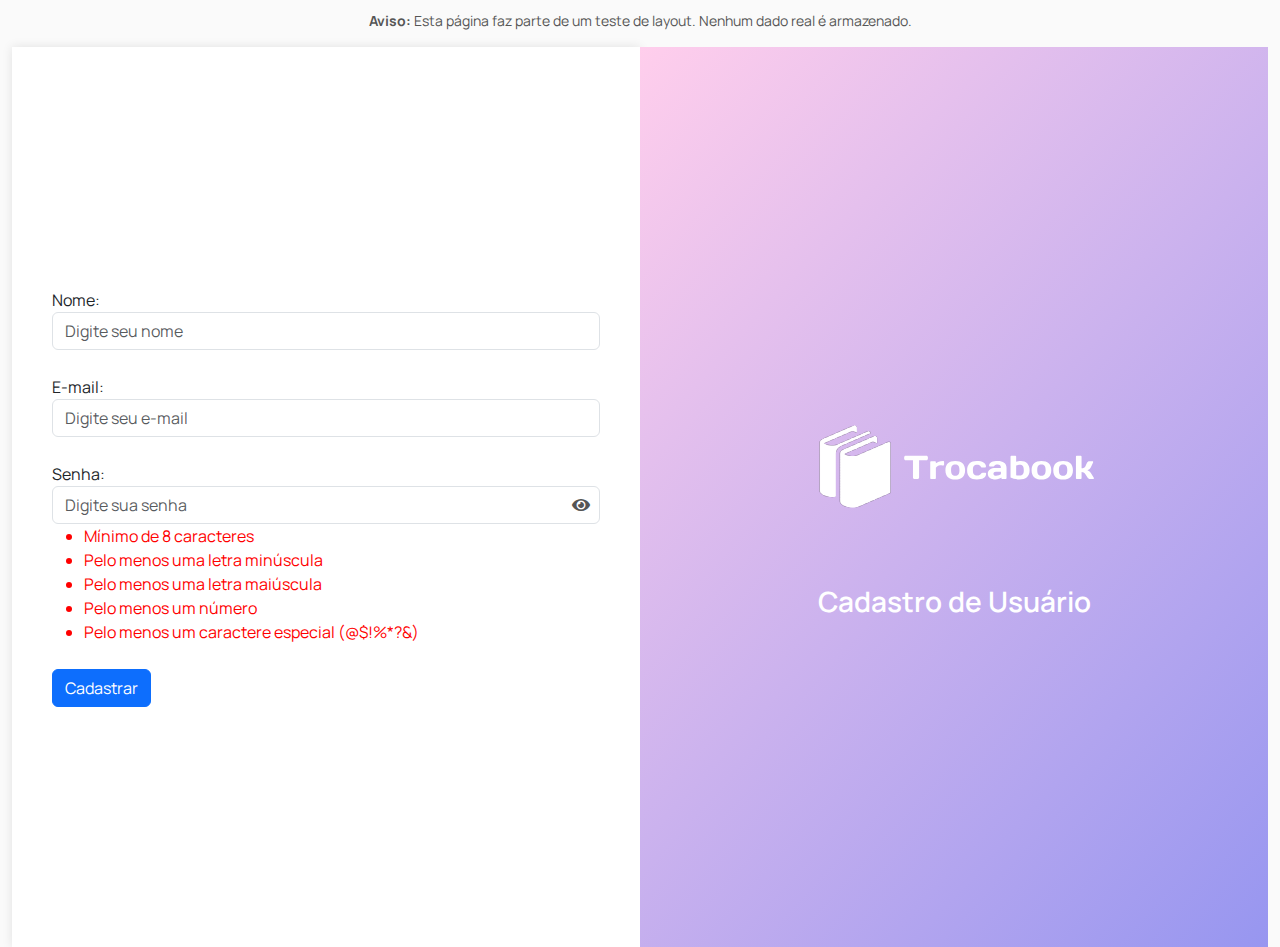
<file: index.html>
<!DOCTYPE html>
<html lang="pt-br">
<head>
    <meta charset="UTF-8">
    <meta name="viewport" content="width=device-width, initial-scale=1.0">
    <title>Cadastro | Trocabook</title>

    <!-- Bootstrap e Font Awesome -->
    <link href="https://cdn.jsdelivr.net/npm/bootstrap@5.3.3/dist/css/bootstrap.min.css" rel="stylesheet">
    <link rel="stylesheet" href="https://cdnjs.cloudflare.com/ajax/libs/font-awesome/5.15.4/css/all.min.css">

    <!-- CSS original -->
    <link rel="stylesheet" href="style.css">
</head>
<body>
  <p style="text-align:center; font-size:14px; color:#555; margin-top:10px;">
  <strong>Aviso:</strong> Esta página faz parte de um teste de layout. Nenhum dado real é armazenado.
</p>

<div class="container">
  <div class="cadastro-wrapper">

    <!-- Lado esquerdo: formulário -->
    <div class="cadastro-form">
      <form id="cadastroForm" method="post" novalidate>
        
        <div class="form-group">
          <label for="nmUsuario">Nome:</label>
          <input type="text" class="form-control" id="nmUsuario" placeholder="Digite seu nome">
          <div id="nmUsuario-error" class="text-danger client-error" style="display: none;"></div>
        </div>

        <div class="form-group">
          <label for="email">E-mail:</label>
          <input type="email" class="form-control" id="email" placeholder="Digite seu e-mail">
          <div id="email-error" class="text-danger client-error" style="display: none;"></div>
        </div>

        

       <div class="form-group">
            <label for="senha">Senha:</label>
            <div class="senha-wrapper">
                <input type="password" class="form-control" id="senha" placeholder="Digite sua senha">
                <i class="fa fa-eye" id="togglePassword"></i>
            </div>

            <!-- Regras da senha -->
            <ul id="passwordRules" class="password-rules">
                <li id="length" class="invalid">Mínimo de 8 caracteres</li>
                <li id="lowercase" class="invalid">Pelo menos uma letra minúscula</li>
                <li id="uppercase" class="invalid">Pelo menos uma letra maiúscula</li>
                <li id="number" class="invalid">Pelo menos um número</li>
                <li id="special" class="invalid">Pelo menos um caractere especial (@$!%*?&)</li>
            </ul>

            <div id="senha-error" class="text-danger client-error" style="display: none;"></div>
        </div>

        





        <button type="submit" class="btn btn-primary">Cadastrar</button>
      </form>
    </div>

    <!-- Lado direito: logo e faixa -->
    <div class="cadastro-banner">
      <a href="/">
        <img src="img/Design sem nome (7).svg" alt="Logo">
      </a>
      <h1>Cadastro de Usuário</h1>
    </div>

  </div>
</div>


<!-- Scripts -->
<script src="https://code.jquery.com/jquery-3.7.1.min.js"></script>
<script src="https://cdn.jsdelivr.net/npm/bootstrap@5.3.3/dist/js/bootstrap.bundle.min.js"></script>

<script>
    // --- Validação das Regras da Senha ---
    function validatePasswordRules(senha) {
        const rules = {
            length: senha.length >= 8,
            lowercase: /[a-z]/.test(senha),
            uppercase: /[A-Z]/.test(senha),
            number: /\d/.test(senha),
            special: /[@$!%*?&]/.test(senha)
        };

        const updateUI = (id, valid) => {
            const el = document.getElementById(id);
            el.classList.toggle('valid', valid);
            el.classList.toggle('invalid', !valid);
        };

        for (const [id, valid] of Object.entries(rules)) updateUI(id, valid);
        return Object.values(rules).every(Boolean);
    }

    // --- Validação Principal ---
    function validateForm() {
        let isValid = true;
        $('.client-error').hide().text('');

        const showError = (id, msg) => {
            $(`#${id}-error`).text(msg).show();
            isValid = false;
        };

        const nome = $('#nmUsuario').val().trim();
        if (!nome) showError('nmUsuario', 'O nome é obrigatório.');

        const email = $('#email').val().trim();
        if (!email) showError('email', 'O e-mail é obrigatório.');
        else if (!/^\S+@\S+\.\S+$/.test(email)) showError('email', 'E-mail inválido.');

        const senha = $('#senha').val();
        if (!senha) showError('senha', 'A senha é obrigatória.');
        else if (!validatePasswordRules(senha)) showError('senha', 'A senha não atende aos critérios.');

        return isValid;
    }

    // --- Interatividade ---
    $(document).ready(function() {
        $('#togglePassword').on('click', function() {
            const field = $('#senha');
            const type = field.attr('type') === 'password' ? 'text' : 'password';
            field.attr('type', type);
            $(this).toggleClass('fa-eye fa-eye-slash');
        });

        $('#cadastroForm').on('submit', function(e) {
            e.preventDefault();
            if (validateForm()) {
              alert('Cadastro enviado com sucesso!')
              window.location.href = "posCadastro.html"
            };
        });

        $('#senha').on('input', function() {
            validatePasswordRules($(this).val());
        });
    });
</script>

<style>
    .valid { color: green; }
    .invalid { color: red; }
</style>
</body>
</html>
</file>
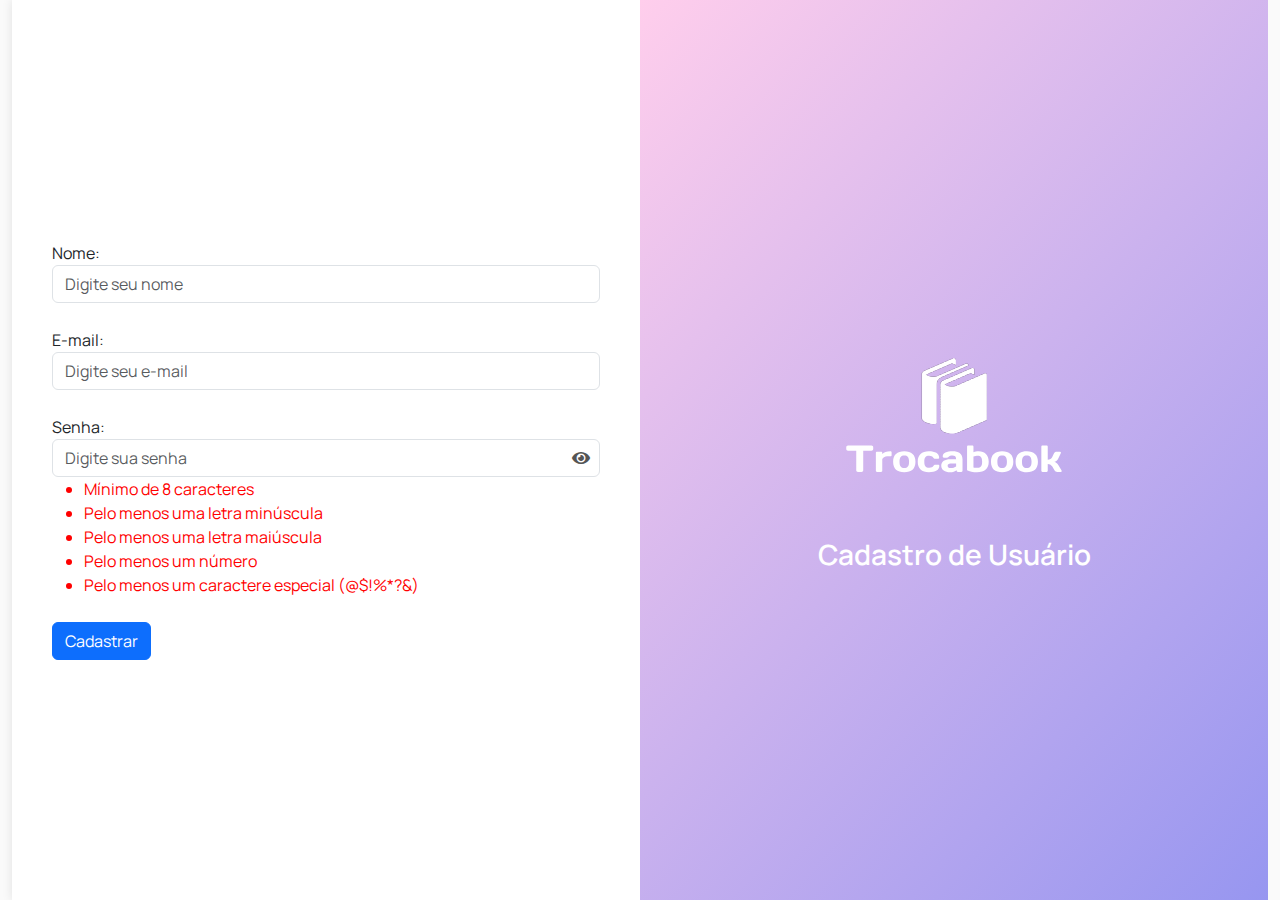
<file: cadastro.html>
<!DOCTYPE html>
<html lang="pt-br">
<head>
    <meta charset="UTF-8">
    <meta name="viewport" content="width=device-width, initial-scale=1.0">
    <title>Cadastro | Trocabook</title>

    <!-- Bootstrap e Font Awesome -->
    <link href="https://cdn.jsdelivr.net/npm/bootstrap@5.3.3/dist/css/bootstrap.min.css" rel="stylesheet">
    <link rel="stylesheet" href="https://cdnjs.cloudflare.com/ajax/libs/font-awesome/5.15.4/css/all.min.css">

    <!-- CSS original -->
    <link rel="stylesheet" href="style.css">
</head>
<body>
<div class="container">
  <div class="cadastro-wrapper">

    <!-- Lado esquerdo: formulário -->
    <div class="cadastro-form">
      <form id="cadastroForm" method="post" novalidate>
        
        <div class="form-group">
          <label for="nmUsuario">Nome:</label>
          <input type="text" class="form-control" id="nmUsuario" placeholder="Digite seu nome">
          <div id="nmUsuario-error" class="text-danger client-error" style="display: none;"></div>
        </div>

        <div class="form-group">
          <label for="email">E-mail:</label>
          <input type="email" class="form-control" id="email" placeholder="Digite seu e-mail">
          <div id="email-error" class="text-danger client-error" style="display: none;"></div>
        </div>

        

       <div class="form-group">
            <label for="senha">Senha:</label>
            <div class="senha-wrapper">
                <input type="password" class="form-control" id="senha" placeholder="Digite sua senha">
                <i class="fa fa-eye" id="togglePassword"></i>
            </div>

            <!-- Regras da senha -->
            <ul id="passwordRules" class="password-rules">
                <li id="length" class="invalid">Mínimo de 8 caracteres</li>
                <li id="lowercase" class="invalid">Pelo menos uma letra minúscula</li>
                <li id="uppercase" class="invalid">Pelo menos uma letra maiúscula</li>
                <li id="number" class="invalid">Pelo menos um número</li>
                <li id="special" class="invalid">Pelo menos um caractere especial (@$!%*?&)</li>
            </ul>

            <div id="senha-error" class="text-danger client-error" style="display: none;"></div>
        </div>

        





        <button type="submit" class="btn btn-primary">Cadastrar</button>
      </form>
    </div>

    <!-- Lado direito: logo e faixa -->
    <div class="cadastro-banner">
      <a href="/">
        <img src="/img/Design sem nome (3).svg" alt="Logo">
      </a>
      <h1>Cadastro de Usuário</h1>
    </div>

  </div>
</div>


<!-- Scripts -->
<script src="https://code.jquery.com/jquery-3.7.1.min.js"></script>
<script src="https://cdn.jsdelivr.net/npm/bootstrap@5.3.3/dist/js/bootstrap.bundle.min.js"></script>

<script>
    // --- Validação das Regras da Senha ---
    function validatePasswordRules(senha) {
        const rules = {
            length: senha.length >= 8,
            lowercase: /[a-z]/.test(senha),
            uppercase: /[A-Z]/.test(senha),
            number: /\d/.test(senha),
            special: /[@$!%*?&]/.test(senha)
        };

        const updateUI = (id, valid) => {
            const el = document.getElementById(id);
            el.classList.toggle('valid', valid);
            el.classList.toggle('invalid', !valid);
        };

        for (const [id, valid] of Object.entries(rules)) updateUI(id, valid);
        return Object.values(rules).every(Boolean);
    }

    // --- Validação Principal ---
    function validateForm() {
        let isValid = true;
        $('.client-error').hide().text('');

        const showError = (id, msg) => {
            $(`#${id}-error`).text(msg).show();
            isValid = false;
        };

        const nome = $('#nmUsuario').val().trim();
        if (!nome) showError('nmUsuario', 'O nome é obrigatório.');

        const email = $('#email').val().trim();
        if (!email) showError('email', 'O e-mail é obrigatório.');
        else if (!/^\S+@\S+\.\S+$/.test(email)) showError('email', 'E-mail inválido.');

        const senha = $('#senha').val();
        if (!senha) showError('senha', 'A senha é obrigatória.');
        else if (!validatePasswordRules(senha)) showError('senha', 'A senha não atende aos critérios.');

        return isValid;
    }

    // --- Interatividade ---
    $(document).ready(function() {
        $('#togglePassword').on('click', function() {
            const field = $('#senha');
            const type = field.attr('type') === 'password' ? 'text' : 'password';
            field.attr('type', type);
            $(this).toggleClass('fa-eye fa-eye-slash');
        });

        $('#cadastroForm').on('submit', function(e) {
            e.preventDefault();
            if (validateForm()) alert('Cadastro enviado com sucesso!');
        });

        $('#senha').on('input', function() {
            validatePasswordRules($(this).val());
        });
    });
</script>

<style>
    .valid { color: green; }
    .invalid { color: red; }
</style>
</body>
</html>
</file>
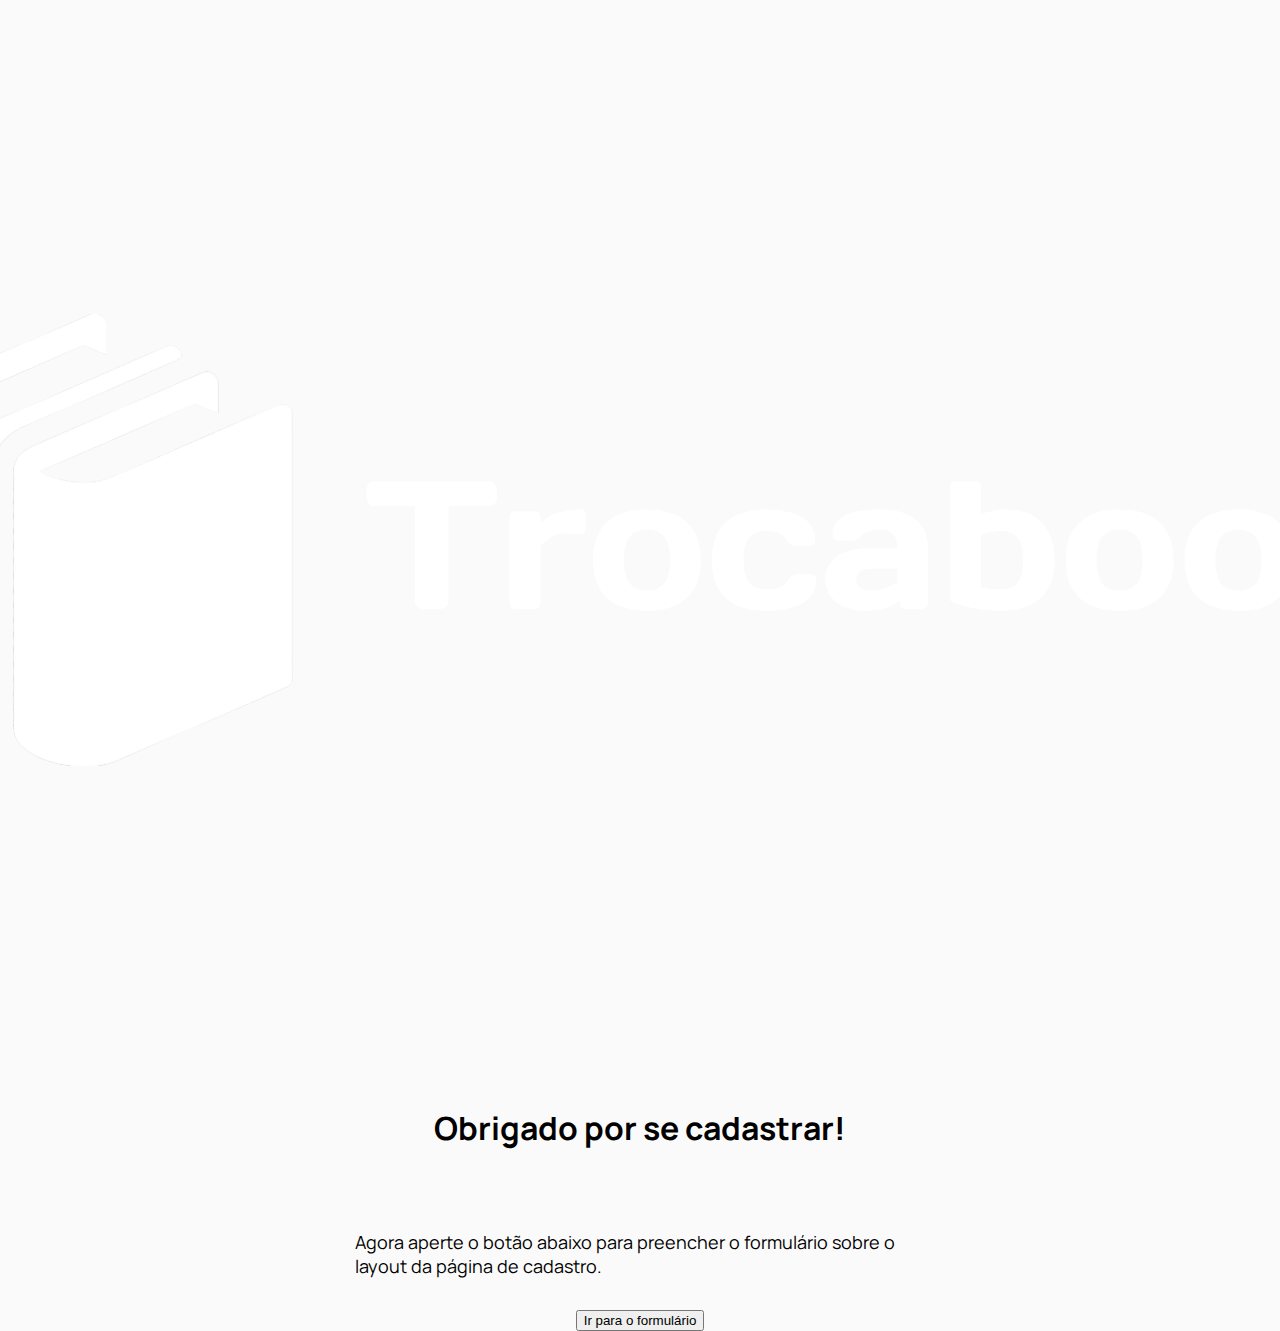
<file: posCadastro.html>
<!DOCTYPE html>
<html lang="pt-br">
<head>
    <meta charset="UTF-8">
    <meta name="viewport" content="width=device-width, initial-scale=1.0">
    <title>Obrigado | Trocabook</title>

    <!-- Reutiliza o CSS existente -->
    <link rel="stylesheet" href="style.css">
</head>
<body>
    <div class="container">
        <div class="cadastro-wrapper" style="flex-direction: column; justify-content: center; align-items: center; min-height: 100vh; text-align: center;">
            <!-- Banner com gradiente -->
            <div class="intermediario-banner">
                <a href="/">
                    <img src="img/Design sem nome (7).svg" alt="Logo">
                </a>
                <h1>Obrigado por se cadastrar!</h1>
            </div>

            <!-- Mensagem e botão -->
            <div style="margin-top: 40px; max-width: 600px;">
                <p style="font-size: 18px; margin-bottom: 30px;">
                    Agora aperte o botão abaixo para preencher o formulário sobre o layout da página de cadastro.
                </p>
                <a href="https://docs.google.com/forms/d/e/1FAIpQLSftI9BTssvOK3r2bV8ZPEbE52Op2QVJ2EN5TpsP_wfB_xV4Ow/viewform?usp=header">
                    <button class="btn-cadastro">Ir para o formulário</button>
                </a>
            </div>
        </div>

        </div>
    </div>

    <!-- Scripts do Bootstrap, se necessário -->
    <script src="https://code.jquery.com/jquery-3.7.1.min.js"></script>
    <script src="https://cdn.jsdelivr.net/npm/bootstrap@5.3.3/dist/js/bootstrap.bundle.min.js"></script>
</body>
</html>
</file>
<file: style.css>
@import url('https://fonts.googleapis.com/css2?family=Manrope:wght@200..800&display=swap');
body {
    margin: 0 auto;
    font-family: manrope;
    background-color: #fafafa;
    box-sizing: border-box;
}

.container {
    max-width: 1700px;
    margin: 0 auto;
}

/*estilo da pagina (geral)*/
p{
    text-align: center;
}
table th, td {
    border-collapse: collapse;
    text-align: center;
}

/*estilo do cabeçalho*/
.cabecalho{
    width: 100%;
    background: linear-gradient(267deg, rgb(229, 178, 254) 27.55%, rgb(104, 158, 254) 100.00%);
    border: none;
    box-shadow: 0 4px 6px -3px rgba(0, 0, 0, 0.4);
    padding-left: 13px;
}

.cabecalho table, th, td{
    height: 100%;
}

.cabecalho img{
    width: 220px;
    margin-left: -40px;
    vertical-align: middle;
}

.cadbutton{
    float: right;
}

.cabecalho input{
    border: none;
    border-radius: 6px;
    font-family: manrope;
    font-size: 14px;
    margin-bottom: 10px;
    padding-left: 10px;
}

.cabecalho select{
    border: none;
    border-radius: 6px;
    font-family: manrope;
    padding-left: 5px;
    margin-right: 5px;
}

.cabecalho select::after{
    background-color: rgb(230, 230, 230);
}

.cabecalho button{
    border: none;
    border-radius: 6px;
    cursor: pointer;
    font-family: manrope;
    font-size: 14px;
}

.cabecalho button:hover{
    background-color: rgb(230, 230, 230);
}

.banner img{
    width: 100%;
    padding-left: 18px;
    padding-right: 18px;
}

/*CSS dos controles do ambiente logado (meus livros e anunciar)*/
.meus-livros4 {
    text-decoration: none;
    position: relative;
    line-height: 20px;
    font-weight: 600;
    color: inherit;
    display: inline-block;
    min-width: 100px;
    white-space: nowrap;
    z-index: 1;
}

.anunciar-livro4 {
    text-decoration: none;
    position: relative;
    line-height: 20px;
    font-weight: 600;
    color: inherit;
    display: inline-block;
    min-width: 113px;
    white-space: nowrap;
    z-index: 1;
}

/*estilo da seção negociadores em destaque (home)*/
.negociadores{
    width: 100%;
    height: 150px;
    border: white;
    padding-bottom: 30px;
}

.negociadores img{
    padding-left: 22px;
    padding-top: 15px;
    padding-bottom: 10px;
}

.negociadores h1{
    text-align: center;
}

/*estilo da seção de listagem de livros (home & pag. de listagem de livros)*/
.livros h2{
    margin-left: 18px;
}

.livros-grid {
    display: flex;
    flex-wrap: wrap;
    gap: 22px;
    justify-content: flex-start;
    padding: 20px;
}

.livro-card {
    width: 212px;
    display: flex;
    flex-direction: column;
    align-items: center;
    background-color: white;
    border-radius: 12px;
    padding: 16px;
    box-shadow: 0 0 10px rgba(0, 0, 0, 0.1);
}

.livro-card p {
    text-align: center;
    font-weight: bold;
    margin: 10px 0 0;
    min-height: 40px;
}

.livro-card:hover{
    box-shadow: 0 0 10px rgba(0, 0, 0, 0.2);
}

.livro-card button{
    border: none;
    border-radius: 6px;
    color: #ffffff;
    background-color: #007BFF;
    font-family: manrope;
    font-size: 14px;
    cursor: pointer;
    margin-top: 10px;
    padding: 8px;
    padding-left: 10px;
    padding-right: 10px;
}

.livro-card button:hover{
    background-color: rgb(6, 96, 148);
}

.capaLivros {
    width: 100%;
    height: 190px;
    object-fit: contain;
    margin-bottom: 10px;
}

/*estilo da pagina de cadastro*/
/* ---- NOVO CSS PARA 50% / 50% ---- */
.cadastro-wrapper {
    display: flex;
    align-items: stretch;
    justify-content: space-between;
    min-height: 100vh;
    gap: 0;
}

.cadastro-form, .cadastro-banner {
    flex: 1;
    display: flex;
    flex-direction: column;
    justify-content: center;
}

.cadastro-form {
    padding: 40px;
    background-color: #fff;
    box-shadow: 0 0 10px rgba(0,0,0,0.1);
}

.cadastro-banner {
    padding: 40px;
    text-align: center;
    background: linear-gradient(132deg, rgb(255, 206, 236) 0%, rgb(151, 150, 240) 100%);
    color: white;
}

.cadastro-banner img {
    max-width: 350px;
    height: auto;
    margin-bottom: 20px;
}

.cadastro-banner h1 {
    font-size: 28px;
    font-weight: 600;
}

/* aumenta o espaço entre os campos */
.form-group {
    margin-bottom: 25px;
}

.senha-wrapper {
    position: relative;
}

.senha-wrapper input {
    width: 100%;
    padding-right: 40px; /* espaço para o ícone */
}

.senha-wrapper i {
    position: absolute;
    top: 50%;
    right: 10px;
    transform: translateY(-50%);
    cursor: pointer;
    color: #555;
    font-size: 16px;
}



/* Responsividade */
@media (max-width: 992px) {
    .cadastro-wrapper {
        flex-direction: column;
    }
    .cadastro-form, .cadastro-banner {
        flex: unset;
        width: 100%;
        padding: 30px;
    }
}

/* --- RESTANTE DO CSS ORIGINAL --- */
.cadastro h1{
    text-shadow: 1px 1px 1px #000000;
    text-align: right;
    vertical-align: middle;
    border-collapse: collapse;
    size: 25px;
}

.cadastro table th, td {
    border-radius: 12px ;
    border-collapse: collapse;
    width: 100%;
    border: 1px solid rgb(151, 150, 240) ;
    padding: 40px;
    text-align: center;
}

/*estilo da página de login*/
.login{
    margin: 0 auto;
    margin-top: 60px;
    padding-top: 20px;
    padding-left: 30px;
    padding-right: 30px;
    padding-bottom: 20px;
    width: 350px;
    background-color: rgba(255, 255, 255, 0.8);
    border-radius: 5px;
}

.login label{
    color: black;
}

.login h1{
    padding-bottom: 20px;
    text-align: center;
    color: black;
}

.login small{
    font-size: 14px;
    margin-top: 5px;
    float: right;
}

.login small:hover{
    text-decoration: underline;
}

.loginlogo{
    text-align: center;
}

.loginlogo img{
    width: 250px;
    height: 300px;
    margin-bottom: -140px;
    margin-top: -60px;
}

/*pagina de criação de anuncio*/
.paganunciar{
    margin: 0 auto;
    text-align: center;
}

.paganunciar h1{
    margin-bottom: 20px;
    margin-top: 30px;
}

.paganunciar p{
    margin-bottom: -8px;
    text-align: center;
}

.paganunciar input{
    width: 55%;
    height: 35px;
    margin-top: 15px;
    padding-left: 12px;
    border-radius: 8px;
    text-decoration: none;
    border-style:solid;
    border-color: #E0E0E0;
    font-family: manrope;
    font-size: 16px;
    padding-left: 10px;
}

.paganunciar button{
    margin-top: 10px;
    margin-bottom: 30px;
    border: none;
    border-radius: 6px;
    color: #ffffff;
    background: linear-gradient(267deg, rgb(229, 178, 254) 27.55%, rgb(104, 158, 254) 100.00%);
    font-family: manrope;
    font-size: 16px;
    text-shadow: black 0.1em 0.1em 0.7em;
    cursor: pointer;
    padding: 8px;
    padding-left: 10px;
    padding-right: 10px;
}

/*restante do CSS permanece inalterado... */
/*estilo da página sobre nós*/
.sobrenos{
    text-align: center;
    padding-left: 200px;
    padding-right: 200px;
    padding-top: 20px;
}

.sobrenos img{
    width: 500px;
    height: 500px;
}

/*estilo do rodapé*/
.wrapper {
    min-height: 100%;
    display: flex;
    flex-direction: column;
}

.rodapenovo{
    width: 100%;
    height: 100px;
    background-color: white;
    box-shadow: 0 -4px 6px -5px rgba(0, 0, 0, 0.4);
}

.rodapenovo img{
    width: 180px;
    margin-left: -5px;
    float: left;
    margin-right: 5px;
}

.rodapenovo p{
    float: left;
    text-align: left;
    margin: 0 auto;
    padding-top: 28px;
    padding-right: 37px;
    color: #007BFF;
}

.rodapenovo p:hover{
    color: rgb(6, 96, 148);
}

.rodapenovo small{
    float: right;
    font-size: 16px;
    padding-top: 28px;
    padding-right: 30px;
}

.meus-livros4 {
    text-decoration: none;
    position: relative;
    line-height: 20px;
    font-weight: 600;
    color: white;
    text-shadow: black 0.1em 0.1em 0.7em;
    display: inline-block;
    min-width: 113px;
    white-space: nowrap;
    z-index: 1;
}

.anunciar-livro4 {
    text-decoration: none;
    position: relative;
    line-height: 20px;
    font-weight: 600;
    color: white;
    text-shadow: black 0.1em 0.1em 0.7em;
    white-space: nowrap;
    z-index: 1;
}


#exibirLivros {
    display: flex;
    flex-direction: row; /* Organiza os itens em coluna */
    align-items: center; /* Centraliza os itens horizontalmente */
    justify-content: center; /* Centraliza os itens verticalmente */
    text-align: center; /* Garante que o texto "Meus Livros" esteja centralizado */
    padding-top: 20px; /* Espaçamento superior para separar o título dos livros */
}

.titulo{
    width: 100%;
    text-align: center; /* Centraliza o título */
    margin-bottom: 20px; /* Espaço abaixo do título */
}

.capa-livro {
    width: 150px; /* Define a largura */
    margin: 10px; /* Define o espaçamento */
    border: 2px solid #ddd; /* Opcional: borda ao redor */
    border-radius: 8px; /* Opcional: cantos arredondados */
    transition: transform 0.2s; /* Efeito de transição suave */
}


.capa-livro:hover {
    transform: scale(1.1);
    border-color: #007bff;
}

.nenhumLivro {
    font-size: 18px;
    color: #808080;
    text-align: center;
    margin-top: 20px;
}

#deslogar {
    width: 100px;
    height: 38px;
}

/*estilo da página de negociadores em destaque*/

.responsive-destaques {
    display: flex;
    flex-wrap: wrap;
    justify-content: center;
    gap: 10px;
    margin-top: 20px;
}

.responsive-destaques img {
    max-width: 100px;
    height: auto;
    border-radius: 5px;
    transition: transform 0.2s;
}

.responsive-destaques img:hover {
    transform: scale(1.05);
}

.container-destaque {
    display: flex;
    flex-wrap: wrap;
    justify-content: center;
    padding: 20px;
}

.livros {
    flex: 1;
    min-width: 300px;
}

.livros-galeria {
    display: flex;
    flex-wrap: wrap;
}

.perfil-destaque {
    flex: 1;
    min-width: 280px;
    display: flex;
    flex-direction: column;
    align-items: center;
}

.info-usuario {
    margin-top: 15px;
    text-align: center;
}

/*estilo da central de ajuda*/
.ajudahome{
    margin: 0 auto;
    margin-top: 50px;
    text-align: center;
}

.ajudahome h1{
    text-align: center;
}

.ajudahome input{
    width: 45%;
    height: 35px;
    border-radius: 8px;
    text-decoration: none;
    border-style:solid;
    border-color: #E0E0E0;
    font-family: manrope;
    font-size: 16px;
    padding-left: 10px;
}

/*estilização do grupo de blocos da pag. de ajuda*/
.blocos{
    margin: 0 auto;
    width: 64%;
    align-items: center;
    margin-bottom: 100px;
}

.blocos h3, p{
    color: black;
    text-align: left;
    padding-left: 15px;
    padding-right: 15px;
}

.blocos p{
    color: #5F5F5F;
}

.blocos a{
    text-decoration: none;
}

.flex{
    display: flex;
    flex-direction: row;
    flex-wrap: wrap;
    margin-bottom: -25px;
    width: 100%;
}

.flex > div{
    position: relative;
    border-radius: 18px;
    height: 200px;
    width: 265px;
    flex: 1% 1% 100%;
    box-shadow: 0 1px 1px 0 rgba(0, 0, 0, 0.2), 0 2px 8px 0 rgba(0, 0, 0, 0.19);
    background-color: white;
}

.flex > div:hover{
    cursor: pointer;
    box-shadow: 0 6px 8px 0 rgba(0, 0, 0, 0.2), 0 2px 6px 0 rgba(0, 0, 0, 0.19);
}

.categoriaNegociacao{
    border-radius: 6px;
    font-family: manrope;
    padding-left: 5px;
    margin-right: 5px;
}

.filtro-lateral {
    width: 200px;
    margin-right: 30px;
}

.info-usuario {
    display: flex;
    flex-direction: column;
    align-items: center;
    margin-top: auto;
}


.PerfilIcon {
    width: 30px;
    height: 30px;
    margin-top: -30px;
}

.PerfilFotoDestaque {
    width: 120px;
    height: 120px;
    border-radius: 50%; /* Garante o formato circular */
    object-fit: cover; /* Ajusta a imagem para preencher o círculo */
    border: 2px solid #fff; /* Adiciona uma borda branca ao redor */
    box-shadow: 0 0 5px rgba(0, 0, 0, 0.5); /* Adiciona uma leve sombra para destacar */
    overflow: hidden; /* Garante que a imagem não ultrapasse o círculo */
}

.info-usuario p {
    margin-top: 6px;
    font-size: 0.9rem;
}

#tituloMeusLivros {
    text-align: center;
    margin-top: 30px;
    margin-bottom: 40px;
}

.filtro-lateral {
    margin: 0 20px;
}

.secao-livros {
    margin: 40px;
}

.titulo-secao {
    font-size: 18px;
    font-weight: bold;
    margin-bottom: 10px;
}

.capa-livro {
    width: 120px;
    height: auto;
    border-radius: 10px;
    box-shadow: 0 2px 5px rgba(0, 0, 0, 0.2);
}

.nenhumLivro {
    text-align: center;
    margin-top: 50px;
    font-size: 16px;
    color: #555;
}

.logo {
    display: flex;
    align-items: center;
    gap: 10px;
}

.logo img {
    width: 30px;
    height: 30px;
}

.search-bar {
    flex-grow: 1;
    margin: 0 20px;
    padding: 5px 10px;
    border-radius: 5px;
    border: none;
}

.nav-links a {
    margin-right: 20px;
    color: white;
    text-decoration: none;
}

.nav-links .profile-pic {
    width: 30px;
    height: 30px;
    border-radius: 50%;
}

/*elementos da página do chat*/
/*propriedades gerais do container*/
.main-container {
    display: flex;
    height: calc(100vh - 60px);
    padding-top: 5px;
    padding-bottom: 7px;
}

/*proproedades do menu lateral*/
.chat-sidebar {
    width: 25%;
    background-color: white;
    padding: 20px;
    border-right: 1px solid #ddd;
}

.chat-sidebar h2 {
    margin-top: 0;
}

.chat-sidebar input {
    width: 93%;
    height: 32px;
    border-radius: 8px;
    text-decoration: none;
    border-style:solid;
    border-color: #E0E0E0;
    font-family: manrope;
    font-size: 15px;
    padding-left: 10px;
}

.chat-list {
    list-style: none;
    padding: 0;
}

.chat-list li {
    display: flex;
    align-items: center;
    padding: 10px;
    border-radius: 10px;
    margin-bottom: 10px;
    cursor: pointer;
    transition: background-color 0.3s;
}

.chat-list li.active,
.chat-list li:hover {
    background-color: #e4e4e4;
}

.chat-list img {
    width: 40px;
    height: 40px;
    margin-right: 10px;
    border-radius: 50%;
}

.chat-window {
    flex-grow: 1;
    display: flex;
    flex-direction: column;
    padding: 20px;
    background-color: #f1f1f1;
}

.chat-info {
    text-align: center;
    color: #888;
    margin-bottom: 20px;
}

/*mensagens chat*/
.messages {
    flex-grow: 1;
    display: flex;
    flex-direction: column;
    gap: 15px;
    overflow-y: auto;
}

.message {
    max-width: 60%;
    border-radius: 10px;
    background-color: white;
}

.message p {
    word-wrap: break-word;       /* Quebra palavras longas */
    overflow-wrap: break-word;   /* Alternativa moderna */
    white-space: pre-wrap;       /* Mantém quebras de linha, mas ainda quebra o texto */
    padding: 10px;               /* Dá um respiro interno */
    margin: 0;                   /* Remove margens extras */
    font-family: manrope;
    font-size: 15px;
}


.message.user {
    align-self: flex-end;
    background-color: #dcf8c6;
}

.message.negociador {
    display: flex;
    align-items: flex-start;
}

.message.negociador img {
    width: 30px;
    height: 30px;
    border-radius: 50%;
    padding-top: 10px;
    padding-left: 10px;
}

.message-input {
    display: flex;
    align-items: center;
    border-style: solid;
    border-color: #E0E0E0;
    font-family: manrope;
    border-radius: 8px;
    background-color: white;
}

.message-input input {
    font-family: manrope;
    font-size: 15px;
    flex-grow: 1;
    border: none;
    border-radius: 8px;
    margin-right: 10px;
    padding-left: 10px;
}

.message-input button {
    background-color: #a385ff;
    border: none;
    border-radius: 8px;
    padding: 10px;
    cursor: pointer;
}

.message-input button img {
    width: 20px;
    height: 20px;
}
.book-info {
    width: 25%;
    background-color: white;
    padding: 20px;
    border-left: 1px solid #ddd;
    display: flex;
    flex-direction: column;
    gap: 10px;
}

.book-info img {
    width: 100px;
    height: auto;
    align-self: center;
}

.book-info h3, .book-info p {
    margin: 0;
    font-size: 14px;
    color: #333;
}


/* Container que mantém input e dropdown alinhados */
.autocomplete-wrapper {
    position: relative;
    display: inline-block;
    width: 50%;
    margin-left: 5px;
}

/* Caixa de sugestões que aparece abaixo da barra de pesquisa */
.sugestoes-autocomplete {
    position: absolute;
    top: 100%;
    left: 0;
    right: 0;
    background-color: white;
    box-shadow: 0 4px 8px rgba(0, 0, 0, 0.15);
    border-radius: 6px;
    z-index: 999;
    max-height: 300px;
    overflow-y: auto;
}

/* Cada sugestão dentro do dropdown */
.sugestoes-autocomplete a {
    display: flex;
    align-items: center;
    padding: 10px 16px;
    text-decoration: none;
    color: black;
    border-bottom: 1px solid #eee;
    background-color: white;
}

.sugestoes-autocomplete a:hover {
    background-color: #f9f9f9;
}

/* Imagem do livro */
.sugestoes-autocomplete img.livro-capa {
    height: 60px;
    width: 40px;
    object-fit: contain;
    border-radius: 4px;
    margin-right: 12px;
    margin-left: 8px;
}

/* Texto do livro */
.sugestoes-autocomplete p {
    flex: 1;
    margin: 0;
    font-size: 15px;
    font-weight: 500;
    text-align: left;
    overflow: hidden;
    text-overflow: ellipsis;
    white-space: nowrap;
}

/* Imagem do perfil do vendedor */
.sugestoes-autocomplete img.perfil-foto {
    height: 35px;
    width: 35px;
    border-radius: 50%;
    object-fit: cover;
    margin-left: 12px;
}

/* Esconde o bloco de regras por padrão */
#passwordHelpBlock {
    display: none;
}
/* Classe que será adicionada via JS para mostrar o bloco */
#passwordHelpBlock.is-visible {
    display: block;
}

/* Estilos visuais das regras (permanecem os mesmos) */
.form-text ul {
    list-style-type: none;
    padding-left: 0;
    margin-top: 5px;
}
#password-rules .valid { color: green; }
#password-rules .valid::before { content: '✓ '; }
#password-rules .invalid { color: red; }
#password-rules .invalid::before { content: '✗ '; }

/* /css/style.css */

/* Estilo para a área de upload (o label principal) */
.file-upload-label {
    position: relative; /* Essencial para posicionar o botão 'X' dentro dele */
    display: flex;
    flex-direction: column;
    align-items: center;
    justify-content: center;
    width: 100%;
    max-width: 470px;
    height: 150px; /* Aumentei um pouco a altura para acomodar a prévia */
    border: 2px dashed #ccc;
    border-radius: 8px;
    background-color: #f9f9f9;
    cursor: pointer;
    text-align: center;
    padding: 10px;
    transition: all 0.3s ease;
    margin: 0 auto;
    overflow: hidden; /* Garante que a imagem não vaze para fora */
}

.file-upload-label:hover, .file-upload-label.is-dragover {
    border-color: #007bff;
    background-color: #e2f0ff;
}

/* Estilo para o prompt inicial (ícone de upload + texto) */
#upload-prompt .fa-upload {
    color: #007bff;
    margin-bottom: 5px;
}
#upload-prompt #file-name {
    font-size: 0.9em;
    color: #555;
}

/* Estilo para o container da prévia da imagem */
#preview-container {
    position: relative;
    width: 100%;
    height: 100%;
}
#image-preview {
    width: 100%;
    height: 100%;
    object-fit: contain; /* Faz a imagem cobrir a área sem distorcer */
    border-radius: 6px;
}

/* Estilo para o botão 'X' de remover */
#remove-photo-btn {
    position: absolute;
    top: 5px;
    right: 5px;
    width: 24px;
    height: 24px;
    background-color: rgba(0, 0, 0, 0.5);
    color: white;
    border-radius: 50%; /* Deixa o botão redondo */
    display: flex;
    align-items: center;
    justify-content: center;
    cursor: pointer;
    transition: background-color 0.2s;
    font-size: 14px;
}

#remove-photo-btn:hover {
    background-color: rgba(220, 53, 69, 0.8); /* Vermelho ao passar o mouse */
}
</file>
